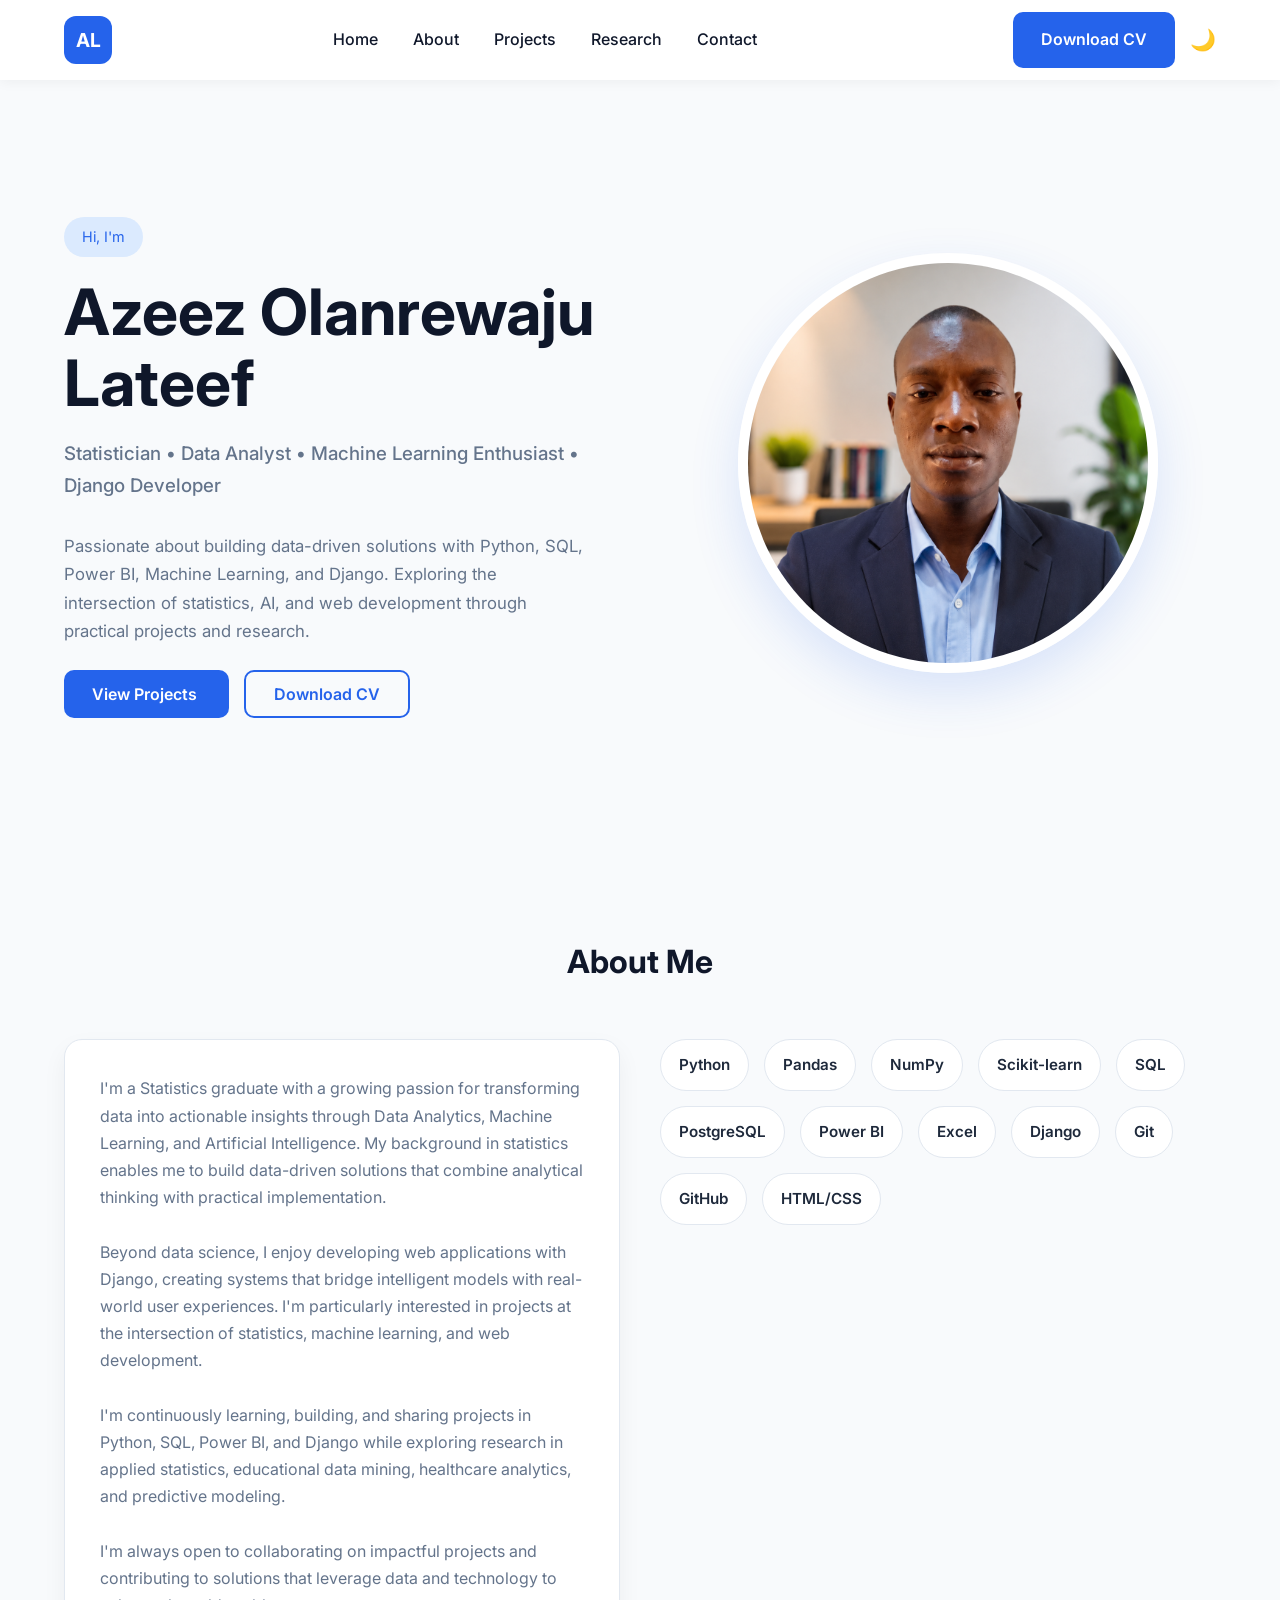
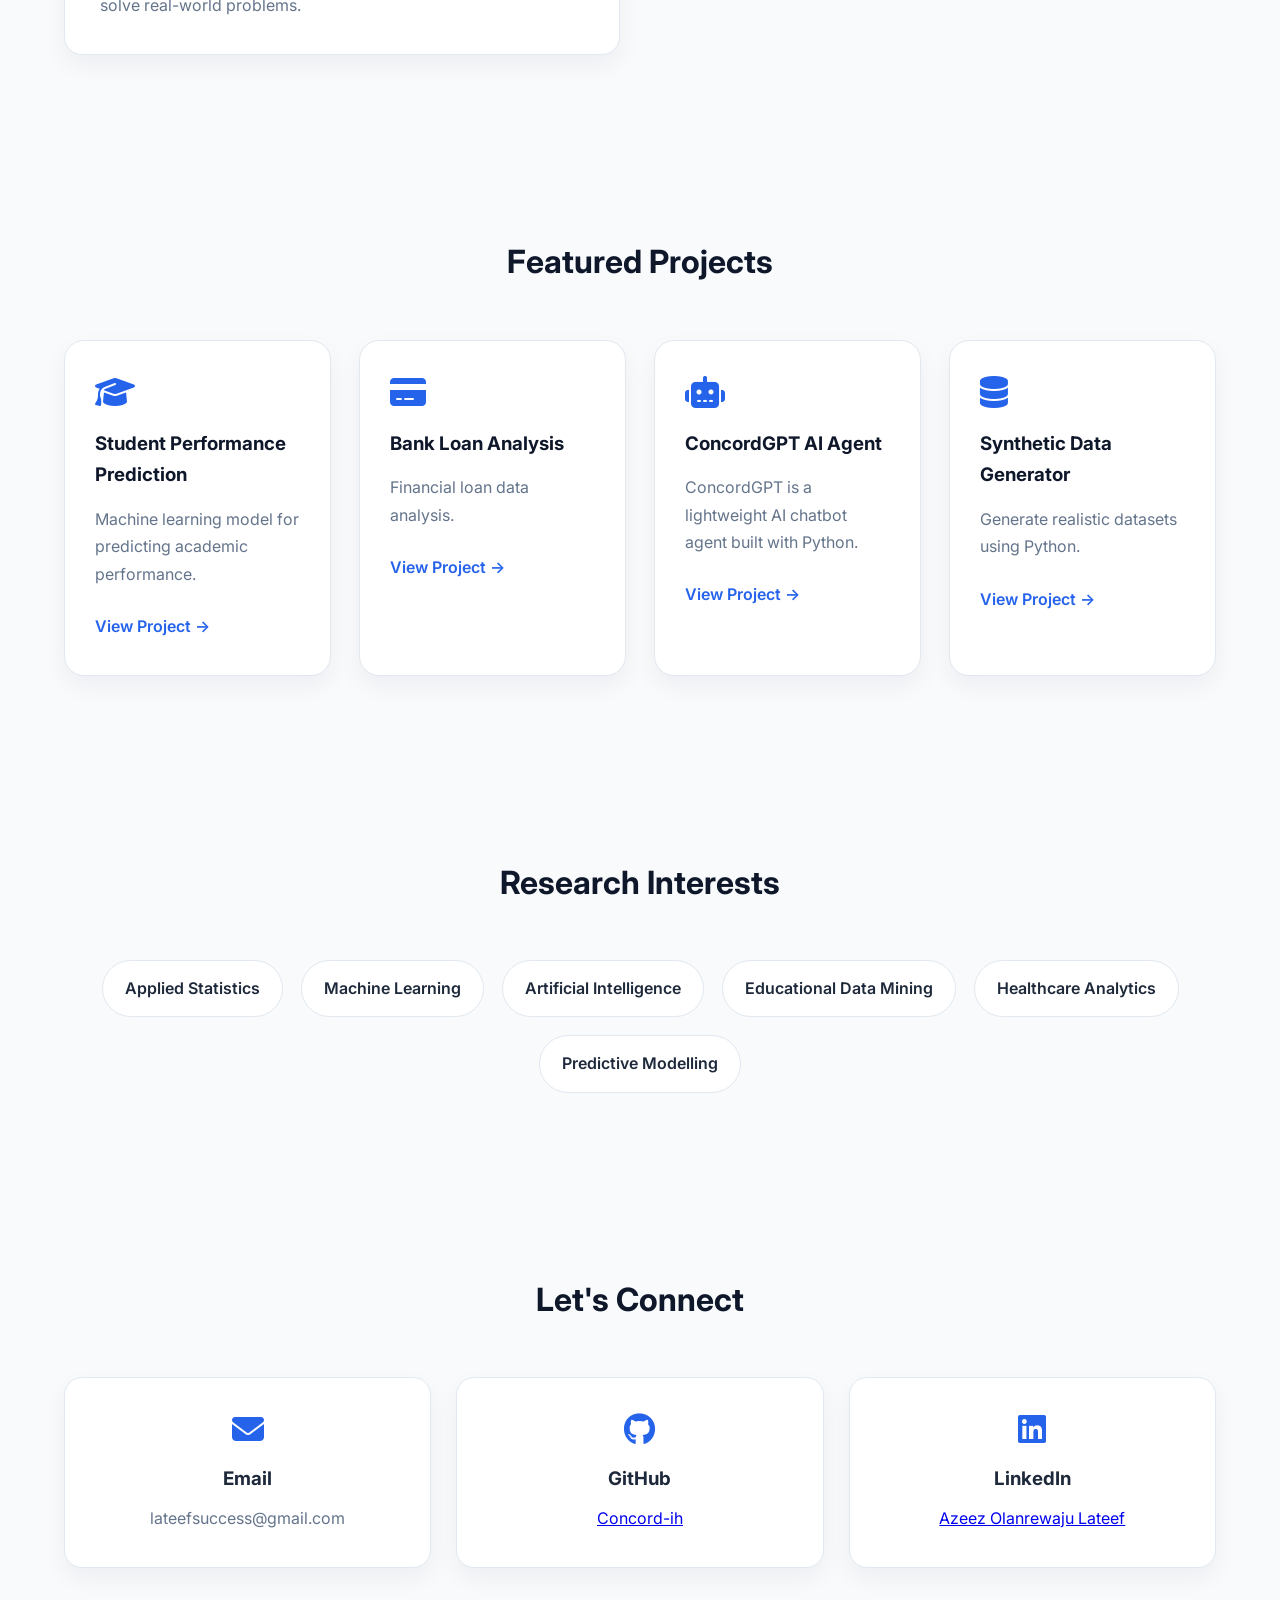
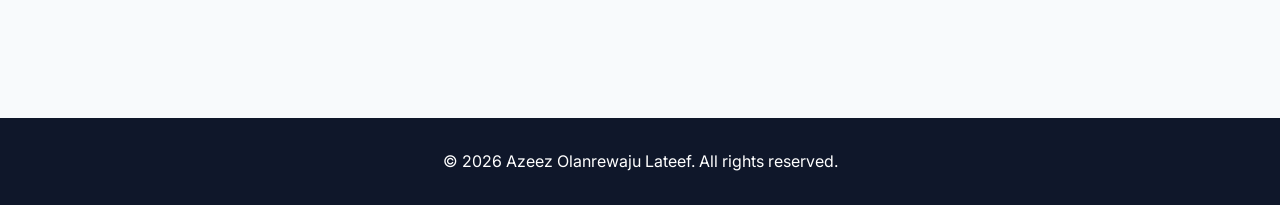
<file: index.html>
<!DOCTYPE html>
<html lang="en">

<head>

    <meta charset="UTF-8">
    <meta name="viewport" content="width=device-width, initial-scale=1.0">

    <title>Azeez Olanrewaju Lateef | Portfolio</title>

    <!-- Google Font -->
    <link rel="preconnect" href="https://fonts.googleapis.com">
    <link rel="preconnect" href="https://fonts.gstatic.com" crossorigin>

    <link href="https://fonts.googleapis.com/css2?family=Inter:wght@300;400;500;600;700;800&display=swap" rel="stylesheet">

    <!-- Font Awesome -->
    <link rel="stylesheet"
    href="https://cdnjs.cloudflare.com/ajax/libs/font-awesome/6.7.2/css/all.min.css">

    <link rel="stylesheet" href="css/style.css">

</head>

<body>

<!-- ================= NAVBAR ================= -->

<header>

    <nav class="container">

    <div class="logo">AL</div>

    <ul class="nav-links">

        <li><a href="#home">Home</a></li>

        <li><a href="#about">About</a></li>

        <li><a href="#projects">Projects</a></li>

        <li><a href="#research">Research</a></li>

        <li><a href="#contact">Contact</a></li>

        <li>
            <a href="assets/concord resume.pdf" class="mobile-btn" target="_blank">
                Download CV
            </a>
        </li>

    </ul>

    <div class="nav-right">

        <a href="assets/concord resume.pdf"
           class="btn desktop-btn"
           target="_blank">

            Download CV

        </a>

        <button class="menu-btn">
            <i class="fa-solid fa-bars"></i>
        </button>

        <button class="theme-btn">
            🌙
        </button>

    </div>

</nav>

</header>



<!-- ================= HERO ================= -->


<section id="home" class="hero container">

    <div class="hero-text">

        <span class="badge">
            Hi, I'm
        </span>

        <h1>
            Azeez Olanrewaju Lateef
        </h1>

        <h3>
            Statistician • Data Analyst • Machine Learning Enthusiast • Django Developer
        </h3>

        <p>

            Passionate about building data-driven solutions with Python,
            SQL, Power BI, Machine Learning, and Django.
            Exploring the intersection of statistics, AI,
            and web development through practical projects and research.

        </p>

        <div class="buttons">

            <a href="#projects" class="btn">

                View Projects

            </a>

            <a href="assets/concord resume.pdf"
            class="btn-outline"
            target="_blank">

                Download CV

            </a>

        </div>

    </div>


    <div class="hero-image">

        <img src="images/profile-picture.png"
        alt="Profile">

    </div>

</section

<!-- ================= ABOUT ================= -->

<section id="about" class="container">

    <div class="section-title">

        <h2>About Me</h2>

    </div>


    <div class="about-grid">

        <div class="about-card">

            <p>

                I'm a Statistics graduate with a growing passion for transforming data into actionable insights
                through Data Analytics, Machine Learning, and Artificial Intelligence.
                My background in statistics enables me to build data-driven solutions that
                combine analytical thinking with practical implementation.

            </p>

            <br>

            <p>

                Beyond data science, I enjoy developing web applications with Django, creating systems that bridge intelligent
                models with real-world user experiences.
                I'm particularly interested in projects at the intersection of statistics, machine learning, and web development.

            </p>

            <br>

            <p>

                I'm continuously learning, building, and sharing projects in Python, SQL, Power BI,
                and Django while exploring research in applied statistics, educational data mining,
                healthcare analytics, and predictive modeling.

            </p>

            <br>

            <p>

                I'm always open to collaborating on impactful projects and contributing to solutions that
                leverage data and technology to solve real-world problems.

            </p>

        </div>


        <div class="skills">

            <span>Python</span>

            <span>Pandas</span>

            <span>NumPy</span>

            <span>Scikit-learn</span>

            <span>SQL</span>

            <span>PostgreSQL</span>

            <span>Power BI</span>

            <span>Excel</span>

            <span>Django</span>

            <span>Git</span>

            <span>GitHub</span>

            <span>HTML/CSS</span>

        </div>

    </div>

</section>




<!-- ================= PROJECTS ================= -->

<section id="projects" class="container">

    <div class="section-title">

        <h2>Featured Projects</h2>

    </div>


    <div class="project-grid">

        <div class="card">

            <i class="fa-solid fa-graduation-cap"></i>

            <h3>

                Student Performance Prediction

            </h3>

            <p>

                Machine learning model for predicting academic performance.

            </p>

            <a href="https://github.com/Concord-ih/Student-Performance-Predictor">View Project →</a>

        </div>



        <div class="card">

            <i class="fa-solid fa-credit-card"></i>

            <h3>

                Bank Loan Analysis

            </h3>

            <p>

                Financial loan data analysis.

            </p>

            <a href="https://github.com/Concord-ih/Bank-Loan-Analysis">View Project →</a>

        </div>



        <div class="card">

            <i class="fa-solid fa-robot"></i>

            <h3>

                ConcordGPT AI Agent

            </h3>

            <p>

                ConcordGPT is a lightweight AI chatbot agent built with Python.

            </p>

            <a href="https://github.com/Concord-ih/Concord-AI-Agent">View Project →</a>

        </div>



        <div class="card">

            <i class="fa-solid fa-database"></i>

            <h3>

                Synthetic Data Generator

            </h3>

            <p>

                Generate realistic datasets using Python.

            </p>

            <a href="https://github.com/Concord-ih/Synthetic-Data-Generator">View Project →</a>

        </div>

    </div>

</section>




<!-- ================= RESEARCH ================= -->

<section id="research" class="container">

    <div class="section-title">

        <h2>Research Interests</h2>

    </div>


    <div class="research">

        <span>Applied Statistics</span>

        <span>Machine Learning</span>

        <span>Artificial Intelligence</span>

        <span>Educational Data Mining</span>

        <span>Healthcare Analytics</span>

        <span>Predictive Modelling</span>

    </div>

</section>




<!-- ================= CONTACT ================= -->

<section id="contact" class="container">

    <div class="section-title">

        <h2>Let's Connect</h2>

    </div>


    <div class="contact-grid">

        <div class="contact-card">

            <i class="fa-solid fa-envelope"></i>

            <h3>Email</h3>

            <p>lateefsuccess@gmail.com</p>

        </div>



        <div class="contact-card">

            <i class="fa-brands fa-github"></i>

            <h3>GitHub</h3>

            <p><a href="http://github.com/Concord-ih">Concord-ih</a></p>

        </div>



        <div class="contact-card">

            <i class="fa-brands fa-linkedin"></i>

            <h3>LinkedIn</h3>

            <p><a href="http://www.linkedin.com/in/azeez-olanrewaju-lateef-12a8ba190">Azeez Olanrewaju Lateef</a></p>

        </div>

    </div>

</section>




<footer>

    © 2026 Azeez Olanrewaju Lateef. All rights reserved.

</footer>

    <script src="js/script.js"></script>

</body>

</html>
</file>
<file: css/style.css>
/* ===========================
   RESET
=========================== */

*{
    margin:0;
    padding:0;
    box-sizing:border-box;
}

html{
    scroll-behavior:smooth;
}

body{
    font-family:'Inter',sans-serif;
    background:#f8fafc;
    color:#1e293b;
    line-height:1.7;
}

/* ===========================
   VARIABLES
=========================== */

:root{

    --primary:#2563eb;
    --dark:#0f172a;
    --light:#ffffff;
    --gray:#64748b;
    --border:#e2e8f0;

}

/* ===========================
   GLOBAL
=========================== */

.container{

    width:90%;
    max-width:1200px;
    margin:auto;

}

section{

    padding:90px 0;

}

.section-title{

    text-align:center;
    margin-bottom:50px;

}

.section-title h2{

    font-size:2rem;
    color:var(--dark);

}

/* ===========================
   NAVBAR
=========================== */

header{

    position:sticky;
    top:0;
    background:white;
    z-index:1000;
    box-shadow:0 2px 12px rgba(0,0,0,.05);

}

nav{

    height:80px;

    display:flex;

    align-items:center;

    justify-content:space-between;

}

.logo{

    width:48px;

    height:48px;

    border-radius:12px;

    background:var(--primary);

    color:white;

    display:flex;

    justify-content:center;

    align-items:center;

    font-weight:700;

    font-size:1.2rem;

}

nav ul{

    list-style:none;

    display:flex;

    gap:35px;

}

nav ul li a{

    text-decoration:none;

    color:var(--dark);

    font-weight:500;

    transition:.3s;

}

nav ul li a:hover{

    color:var(--primary);

}

/* ===========================
   BUTTONS
=========================== */

.btn{

    background:var(--primary);

    color:white;

    text-decoration:none;

    padding:14px 28px;

    border-radius:10px;

    font-weight:600;

    transition:.3s;

}

.btn:hover{

    background:#1d4ed8;

}

.btn-outline{

    border:2px solid var(--primary);

    color:var(--primary);

    text-decoration:none;

    padding:12px 28px;

    border-radius:10px;

    font-weight:600;

    margin-left:15px;

    transition:.3s;

}

.btn-outline:hover{

    background:var(--primary);

    color:white;

}

/* ===========================
   HERO
=========================== */

.hero{

    display:grid;

    grid-template-columns:1fr 1fr;

    gap:80px;

    align-items:center;

    min-height:85vh;

}

.badge{

    display:inline-block;

    background:#dbeafe;

    color:var(--primary);

    padding:8px 18px;

    border-radius:30px;

    font-size:.9rem;

    margin-bottom:20px;

}

.hero h1{

    font-size:4rem;

    line-height:1.1;

    color:var(--dark);

}

.hero h3{

    margin-top:20px;

    color:var(--gray);

    font-weight:500;

}

.hero p{

    margin:30px 0;

    font-size:1.05rem;

    color:var(--gray);

    max-width:520px;

}

.buttons{

    margin-top:35px;

}

.hero-image{

    display:flex;

    justify-content:center;

}

.hero-image img{

    width:420px;

    height:420px;

    border-radius:50%;

    object-fit:cover;

    border:10px solid white;

    box-shadow:0 20px 50px rgba(37,99,235,.15);

}





/* ===========================
   ABOUT
=========================== */

.about-grid{

    display:grid;

    grid-template-columns:1fr 1fr;

    gap:40px;

    align-items:start;

}

.about-card{

    background:var(--light);

    padding:35px;

    border-radius:18px;

    box-shadow:0 10px 25px rgba(15,23,42,.05);

    border:1px solid var(--border);

}

.about-card p{

    color:var(--gray);

}

/* ===========================
   SKILLS
=========================== */

.skills{

    display:flex;

    flex-wrap:wrap;

    gap:15px;

}

.skills span{

    background:white;

    padding:12px 18px;

    border-radius:999px;

    border:1px solid var(--border);

    font-size:.95rem;

    font-weight:600;

    transition:.25s;

}

.skills span:hover{

    background:var(--primary);

    color:white;

    transform:translateY(-3px);

}

/* ===========================
   PROJECTS
=========================== */

.project-grid{

    display:grid;

    grid-template-columns:repeat(auto-fit,minmax(260px,1fr));

    gap:28px;

}

.card{

    background:white;

    padding:35px 30px;

    border-radius:20px;

    border:1px solid var(--border);

    box-shadow:0 10px 25px rgba(15,23,42,.05);

    transition:.3s;

}

.card:hover{

    transform:translateY(-8px);

    box-shadow:0 20px 40px rgba(15,23,42,.10);

}

.card i{

    font-size:2rem;

    color:var(--primary);

    margin-bottom:20px;

}

.card h3{

    margin-bottom:15px;

    color:var(--dark);

}

.card p{

    color:var(--gray);

    margin-bottom:25px;

}

.card a{

    text-decoration:none;

    color:var(--primary);

    font-weight:600;

}

.card a:hover{

    text-decoration:underline;

}






/* ===========================
   RESEARCH
=========================== */

.research{

    display:flex;

    flex-wrap:wrap;

    justify-content:center;

    gap:18px;

}

.research span{

    background:white;

    padding:14px 22px;

    border-radius:999px;

    border:1px solid var(--border);

    font-weight:600;

    transition:.3s;

}

.research span:hover{

    background:var(--primary);

    color:white;

}

/* ===========================
   CONTACT
=========================== */

.contact-grid{

    display:grid;

    grid-template-columns:repeat(auto-fit,minmax(250px,1fr));

    gap:25px;

}

.contact-card{

    background:white;

    padding:35px;

    border-radius:18px;

    border:1px solid var(--border);

    text-align:center;

    box-shadow:0 10px 25px rgba(15,23,42,.05);

}

.contact-card i{

    font-size:2rem;

    color:var(--primary);

    margin-bottom:18px;

}

.contact-card h3{

    margin-bottom:10px;

}

.contact-card p{

    color:var(--gray);

    word-break:break-word;

}

/* ===========================
   FOOTER
=========================== */

footer{

    background:var(--dark);

    color:white;

    text-align:center;

    padding:30px 20px;

    margin-top:60px;

}



/* ===========================
   RESEARCH
=========================== */

.research{

    display:flex;

    flex-wrap:wrap;

    justify-content:center;

    gap:18px;

}

.research span{

    background:white;

    padding:14px 22px;

    border-radius:999px;

    border:1px solid var(--border);

    font-weight:600;

    transition:.3s;

}

.research span:hover{

    background:var(--primary);

    color:white;

}

/* ===========================
   CONTACT
=========================== */

.contact-grid{

    display:grid;

    grid-template-columns:repeat(auto-fit,minmax(250px,1fr));

    gap:25px;

}

.contact-card{

    background:white;

    padding:35px;

    border-radius:18px;

    border:1px solid var(--border);

    text-align:center;

    box-shadow:0 10px 25px rgba(15,23,42,.05);

}

.contact-card i{

    font-size:2rem;

    color:var(--primary);

    margin-bottom:18px;

}

.contact-card h3{

    margin-bottom:10px;

}

.contact-card p{

    color:var(--gray);

    word-break:break-word;

}

/* ===========================
   FOOTER
=========================== */

footer{

    background:var(--dark);

    color:white;

    text-align:center;

    padding:30px 20px;

    margin-top:60px;

}

/* ===========================
   RESPONSIVE
=========================== */
/* ===========================
   NAVBAR
=========================== */

.nav-right{
    display:flex;
    align-items:center;
    gap:15px;
}

.menu-btn{
    display:none;
    background:none;
    border:none;
    font-size:1.8rem;
    cursor:pointer;
}

.mobile-btn{
    display:none;
}

/* ===========================
   RESPONSIVE
=========================== */

@media(max-width:768px){

    nav{
        height:70px;
        display:flex;
        justify-content:space-between;
        align-items:center;
    }

    .desktop-btn{
        display:none;
    }

    .theme-btn{
        display:none;
    }

    .menu-btn{
        display:block;
    }

    .nav-links{
        display:none;
        position:absolute;
        top:70px;
        left:0;
        width:100%;
        background:#fff;
        flex-direction:column;
        align-items:center;
        gap:20px;
        padding:30px 0;
        box-shadow:0 8px 20px rgba(0,0,0,.08);
    }

    .nav-links.active{
        display:flex;
    }

    .mobile-btn{
        display:inline-block;
        background:#2563eb;
        color:#fff;
        padding:12px 20px;
        border-radius:8px;
    }

    .hero{
        grid-template-columns:1fr;
        text-align:center;
        gap:40px;
        min-height:auto;
        padding-top:40px;
    }

    .hero-image{
        order:-1;
    }

    .hero-image img{
        width:260px;
        height:260px;
    }

    .hero h1{
        font-size:2.4rem;
    }

    .hero p{
        margin:25px auto;
    }

    .buttons{
        display:flex;
        flex-direction:column;
        gap:15px;
        align-items:center;
    }

    .about-grid{
        grid-template-columns:1fr;
    }

    .skills{
        justify-content:center;
    }

}

@media(max-width:480px){

    .hero h1{
        font-size:2rem;
    }

    .section-title h2{
        font-size:1.7rem;
    }

}





/* Dark Mode */

.dark-mode{

    background:#020617;
    color:#e2e8f0;

}


.dark-mode header,
.dark-mode .card,
.dark-mode .about-card,
.dark-mode .contact-card,
.dark-mode .skills span,
.dark-mode .research span{

    background:#0f172a;
    color:white;
}


.dark-mode h1,
.dark-mode h2,
.dark-mode h3{

    color:white;

}


.dark-mode p{

    color:#cbd5e1;

}


.theme-btn{

    border:none;
    background:none;
    font-size:1.3rem;
    cursor:pointer;

}
</file>
